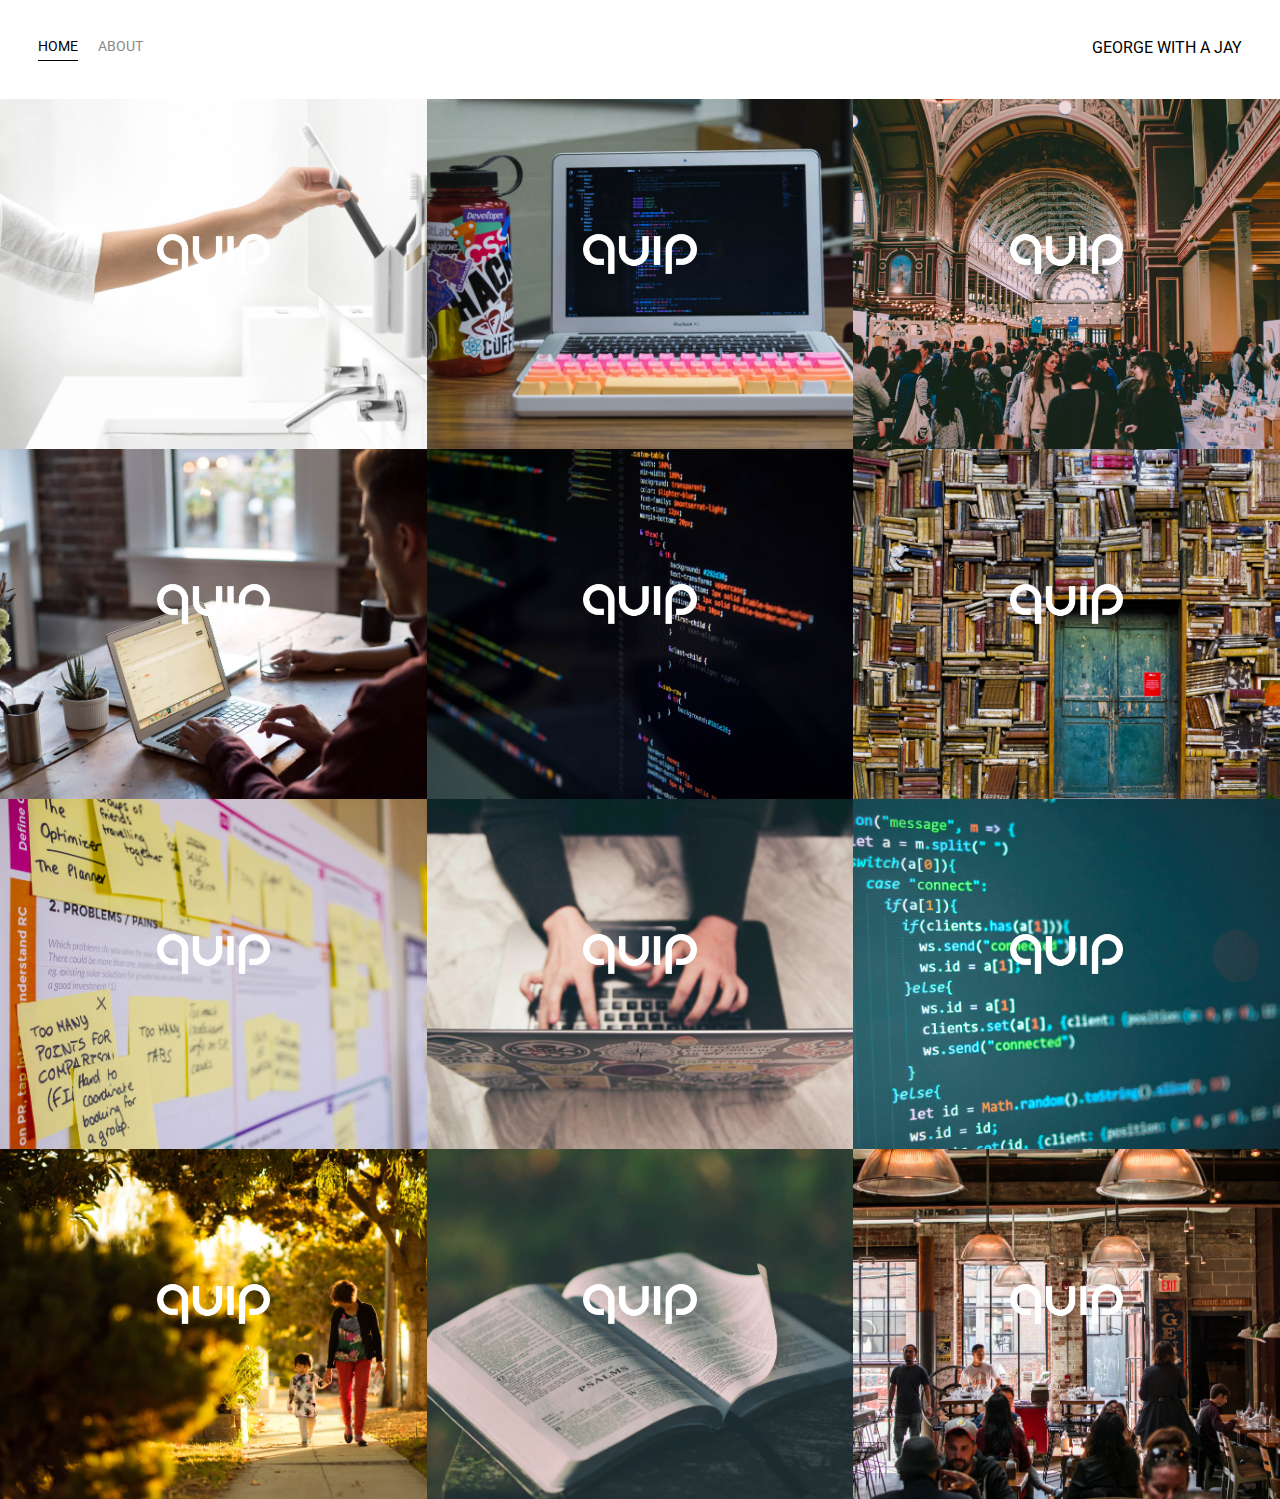
<file: index.html>
<!DOCTYPE html>
<html lang="en">
  <head>
    <meta charset="UTF-8" />
    <meta name="viewport" content="width=device-width, initial-scale=1.0" />
    <title>Document</title>
    <link rel="preconnect" href="https://fonts.gstatic.com" />
    <link
      href="https://fonts.googleapis.com/css2?family=Roboto:wght@100&display=swap"
      rel="stylesheet"
    />
    <link rel="stylesheet" href="styles.css" />
  </head>
  <body>
    <div class="container">
      <div class="nav-wrapper">
        <div class="left-side">
          <div class="nav-link-wrapper active-nav-link">
            <a href="index.html">Home</a>
          </div>
          <div class="nav-link-wrapper">
            <a href="about.html">About</a>
          </div>
        </div>
        <div class="right-side">
          <div class="brand">
            <div>GEORGE WITH A JAY</div>
          </div>
        </div>
      </div>
      <div class="content-wrapper">
        <div class="portfolio-items-wrapper">
          <div class="portfolio-item-wrapper">
            <div class="portfolio-image-wrapper"></div>
            <div
              class="portfolio-img-background"
              style="background-image: url(images/portfolio1.jpg)"
            ></div>
            <div class="img-text-wrapper">
              <div class="logo-wrapper">
                <img src="images/logos/quip.png" />
              </div>
              <div class="subtitle">SOME DEXCRIPTION</div>
            </div>
          </div>
          <div class="portfolio-item-wrapper">
            <div class="portfolio-image-wrapper"></div>
            <div
              class="portfolio-img-background"
              style="background-image: url(images/portfolio2.jpg)"
            ></div>
            <div class="img-text-wrapper">
              <div class="logo-wrapper">
                <img src="images/logos/quip.png" />
              </div>
              <div class="subtitle">SOME DEXCRIPTION</div>
            </div>
          </div>
          <div class="portfolio-item-wrapper">
            <div class="portfolio-image-wrapper"></div>
            <div
              class="portfolio-img-background"
              style="background-image: url(images/portfolio3.jpg)"
            ></div>
            <div class="img-text-wrapper">
              <div class="logo-wrapper">
                <img src="images/logos/quip.png" />
              </div>
              <div class="subtitle">SOME DEXCRIPTION</div>
            </div>
          </div>
          <div class="portfolio-item-wrapper">
            <div class="portfolio-image-wrapper"></div>
            <div
              class="portfolio-img-background"
              style="background-image: url(images/portfolio4.jpg)"
            ></div>
            <div class="img-text-wrapper">
              <div class="logo-wrapper">
                <img src="images/logos/quip.png" />
              </div>
              <div class="subtitle">SOME DEXCRIPTION</div>
            </div>
          </div>
          <div class="portfolio-item-wrapper">
            <div class="portfolio-image-wrapper"></div>
            <div
              class="portfolio-img-background"
              style="background-image: url(images/portfolio5.jpg)"
            ></div>
            <div class="img-text-wrapper">
              <div class="logo-wrapper">
                <img src="images/logos/quip.png" />
              </div>
              <div class="subtitle">SOME DEXCRIPTION</div>
            </div>
          </div>
          <div class="portfolio-item-wrapper">
            <div class="portfolio-image-wrapper"></div>
            <div
              class="portfolio-img-background"
              style="background-image: url(images/portfolio6.jpg)"
            ></div>
            <div class="img-text-wrapper">
              <div class="logo-wrapper">
                <img src="images/logos/quip.png" />
              </div>
              <div class="subtitle">SOME DEXCRIPTION</div>
            </div>
          </div>
          <div class="portfolio-item-wrapper">
            <div class="portfolio-image-wrapper"></div>
            <div
              class="portfolio-img-background"
              style="background-image: url(images/portfolio7.jpg)"
            ></div>
            <div class="img-text-wrapper">
              <div class="logo-wrapper">
                <img src="images/logos/quip.png" />
              </div>
              <div class="subtitle">SOME DEXCRIPTION</div>
            </div>
          </div>
          <div class="portfolio-item-wrapper">
            <div class="portfolio-image-wrapper"></div>
            <div
              class="portfolio-img-background"
              style="background-image: url(images/portfolio8.jpg)"
            ></div>
            <div class="img-text-wrapper">
              <div class="logo-wrapper">
                <img src="images/logos/quip.png" />
              </div>
              <div class="subtitle">SOME DEXCRIPTION</div>
            </div>
          </div>
          <div class="portfolio-item-wrapper">
            <div class="portfolio-image-wrapper"></div>
            <div
              class="portfolio-img-background"
              style="background-image: url(images/portfolio9.jpg)"
            ></div>
            <div class="img-text-wrapper">
              <div class="logo-wrapper">
                <img src="images/logos/quip.png" />
              </div>
              <div class="subtitle">SOME DEXCRIPTION</div>
            </div>
          </div>
          <div class="portfolio-item-wrapper">
            <div class="portfolio-image-wrapper"></div>
            <div
              class="portfolio-img-background"
              style="background-image: url(images/portfolio10.jpg)"
            ></div>
            <div class="img-text-wrapper">
              <div class="logo-wrapper">
                <img src="images/logos/quip.png" />
              </div>
              <div class="subtitle">SOME DEXCRIPTION</div>
            </div>
          </div>
          <div class="portfolio-item-wrapper">
            <div class="portfolio-image-wrapper"></div>
            <div
              class="portfolio-img-background"
              style="background-image: url(images/portfolio11.jpg)"
            ></div>
            <div class="img-text-wrapper">
              <div class="logo-wrapper">
                <img src="images/logos/quip.png" />
              </div>
              <div class="subtitle">SOME DEXCRIPTION</div>
            </div>
          </div>
          <div class="portfolio-item-wrapper">
            <div class="portfolio-image-wrapper"></div>
            <div
              class="portfolio-img-background"
              style="background-image: url(images/portfolio12.jpg)"
            ></div>
            <div class="img-text-wrapper">
              <div class="logo-wrapper">
                <img src="images/logos/quip.png" />
              </div>
              <div class="subtitle">SOME DEXCRIPTION</div>
            </div>
          </div>
        </div>
      </div>
    </div>
  </body>
  <script>
    const portfoilioItems = document.querySelectorAll(
      ".portfolio-item-wrapper"
    );
    portfoilioItems.forEach((portfoilioItem) => {
      portfoilioItem.addEventListener("mouseover", () => {
        portfoilioItem.childNodes[3].classList.add("img-darken");
      });
      portfoilioItem.addEventListener("mouseout", () => {
        portfoilioItem.childNodes[3].classList.remove("img-darken");
      });
    });
  </script>
</html>
</file>
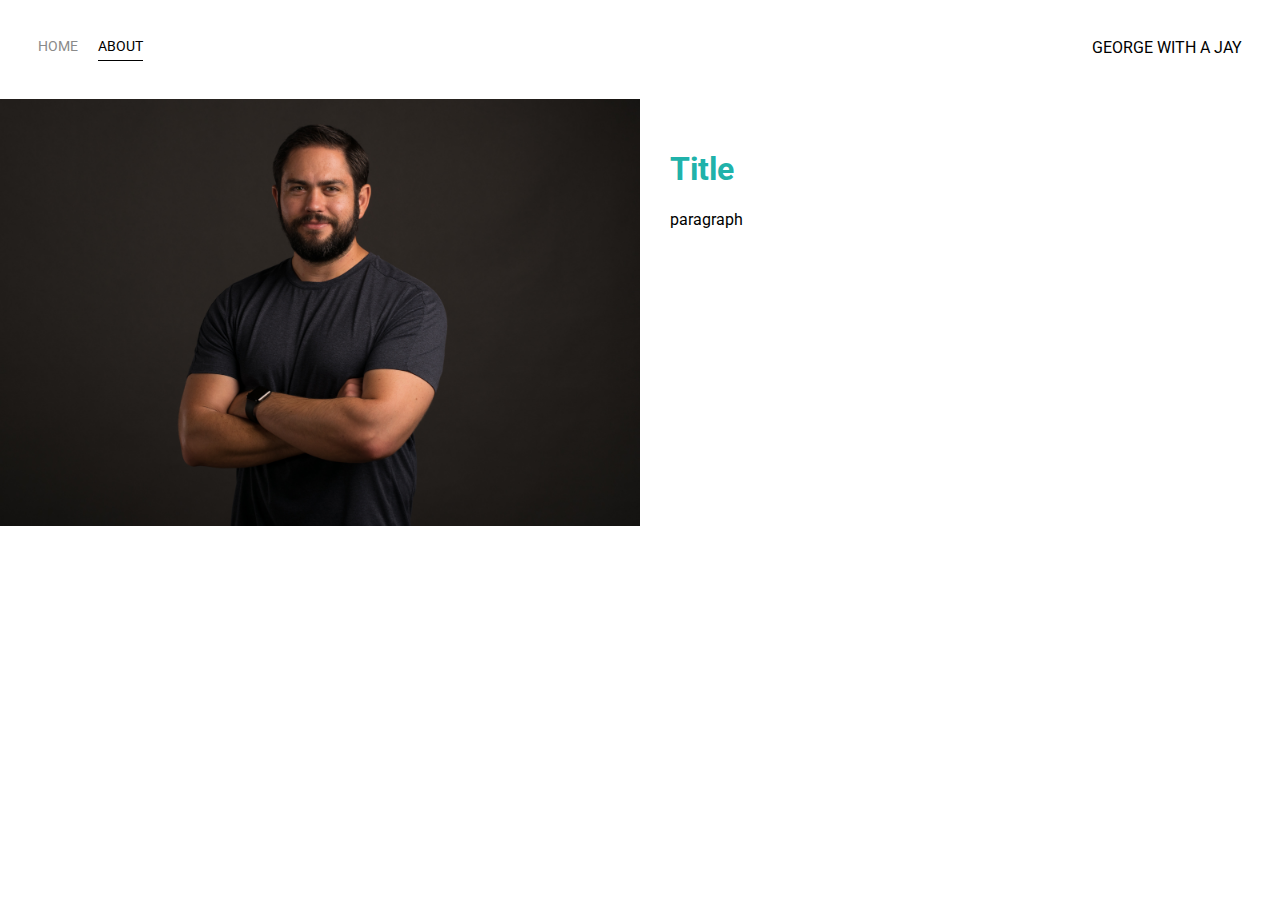
<file: about.html>
<!DOCTYPE html>
<html lang="en">
  <head>
    <meta charset="UTF-8" />
    <meta name="viewport" content="width=device-width, initial-scale=1.0" />
    <title>Document</title>
    <link rel="preconnect" href="https://fonts.gstatic.com" />
    <link
      href="https://fonts.googleapis.com/css2?family=Roboto:wght@100&display=swap"
      rel="stylesheet"
    />
    <link rel="stylesheet" href="styles.css" />
  </head>
  <body>
    <div class="container">
      <div class="nav-wrapper">
        <div class="left-side">
          <div class="nav-link-wrapper">
            <a href="index.html">Home</a>
          </div>
          <div class="nav-link-wrapper active-nav-link">
            <a href="about.html">About</a>
          </div>
        </div>
        <div class="right-side">
          <div class="brand">
            <div>GEORGE WITH A JAY</div>
          </div>
        </div>
      </div>
      <div class="content-wrapper">
        <div class="two-column-wrapper">
          <div class="profile-image-wrapper">
            <img src="images/profile.jpg" />
          </div>
          <div class="profile-content-wrapper">
            <h1>Title</h1>
            <p>paragraph</p>
          </div>
        </div>
      </div>
    </div>
  </body>
</html>
</file>
<file: styles.css>
/* Master styles */

body {
    font-family: 'Roboto', sans-serif;
    margin: 0px;
}

.container {
    display: grid;
    grid-template-columns: 1fr;
}

/* Nav styles */

.nav-wrapper {
    display: flex;
    justify-content: space-between;
    padding: 38px;
}

.left-side {
    display: flex;
}

.nav-wrapper>.left-side>div {
    margin-right: 20px;
    font-size: 0.9em;
    text-transform: uppercase;
}

.nav-link-wrapper {
    height: 22px;
    border-bottom: 1px solid transparent;
    transition: border-bottom 0.5s;
}

.nav-link-wrapper a {
    color: #8a8a8a;
    text-decoration: none;
    transition: color 0.5s;
}

.nav-link-wrapper:hover {
    border-bottom: 1px solid black;
}

.nav-link-wrapper a:hover {
    color: black;
}

.active-nav-link {
    border-bottom: 1px solid black;
}

.active-nav-link a {
    color: black !important;
}

/* Portfolio styles */

.portfolio-items-wrapper {
    display: grid;
    grid-template-columns: 1fr 1fr 1fr;
}

.portfolio-item-wrapper {
    position: relative;
}

.portfolio-img-background {
    height: 350px;
    width: 100%;
    background-size: cover;
    background-position: center;
    background-repeat: no-repeat;
}

.img-text-wrapper {
    position: absolute;
    top: 0;
    display: flex;
    flex-direction: column;
    justify-content: center;
    align-items: center;
    height: 100%;
    text-align: center;
    padding-left: 100px;
    padding-right: 100px;
}

.logo-wrapper img {
    width: 50%;
    margin-bottom: 20px;
}

/* Needs to be more specific with selector */

.img-text-wrapper .subtitle {
    transition: 1s;
    font-weight: 600;
    color: transparent;
}

.img-text-wrapper:hover .subtitle {
    font-weight: 600;
    color: lightseagreen;
}

.img-darken {
    transition: 1s;
    filter: brightness(50%);
}

/* About page */

.two-column-wrapper {
    display: grid;
    grid-template-columns: 1fr 1fr;
}

.profile-image-wrapper img {
    width: 100%;
}

.profile-content-wrapper {
    padding: 30px;
}

.profile-content-wrapper h1 {
    color: lightseagreen;
}
</file>
